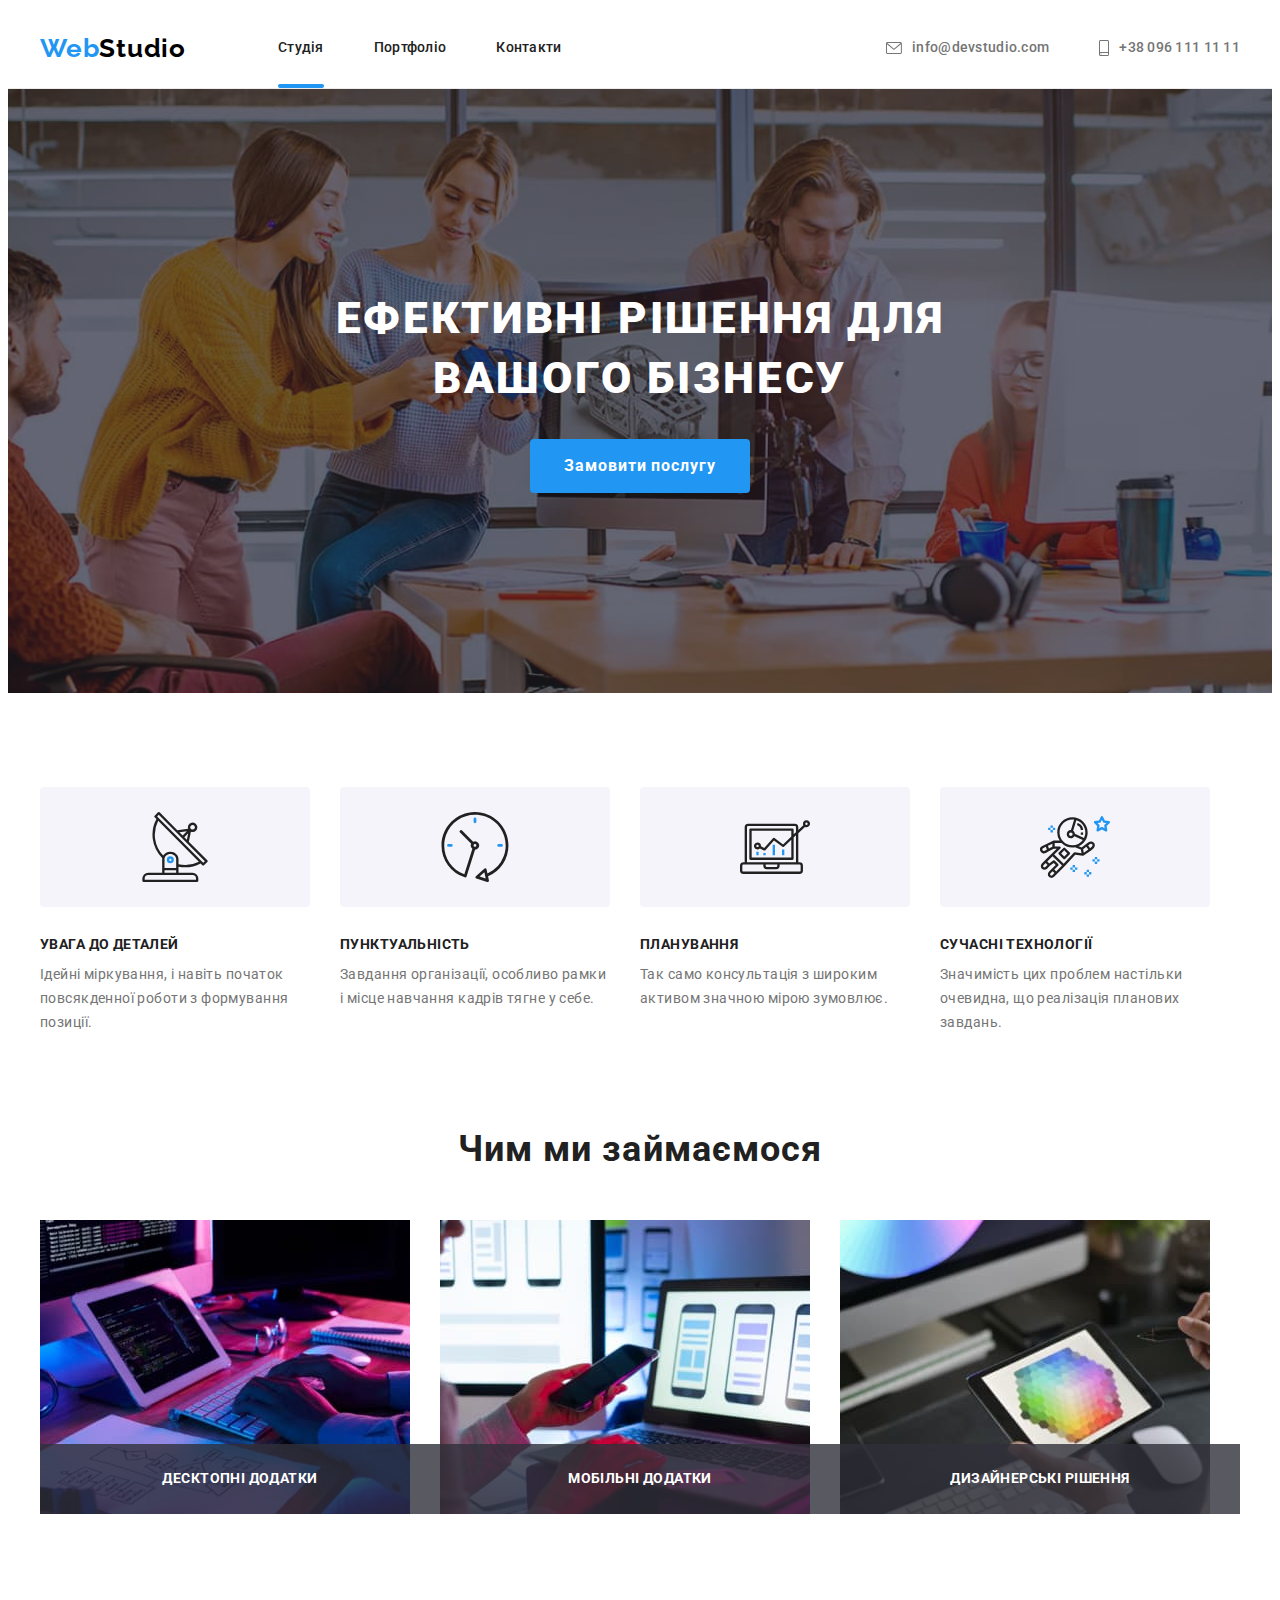
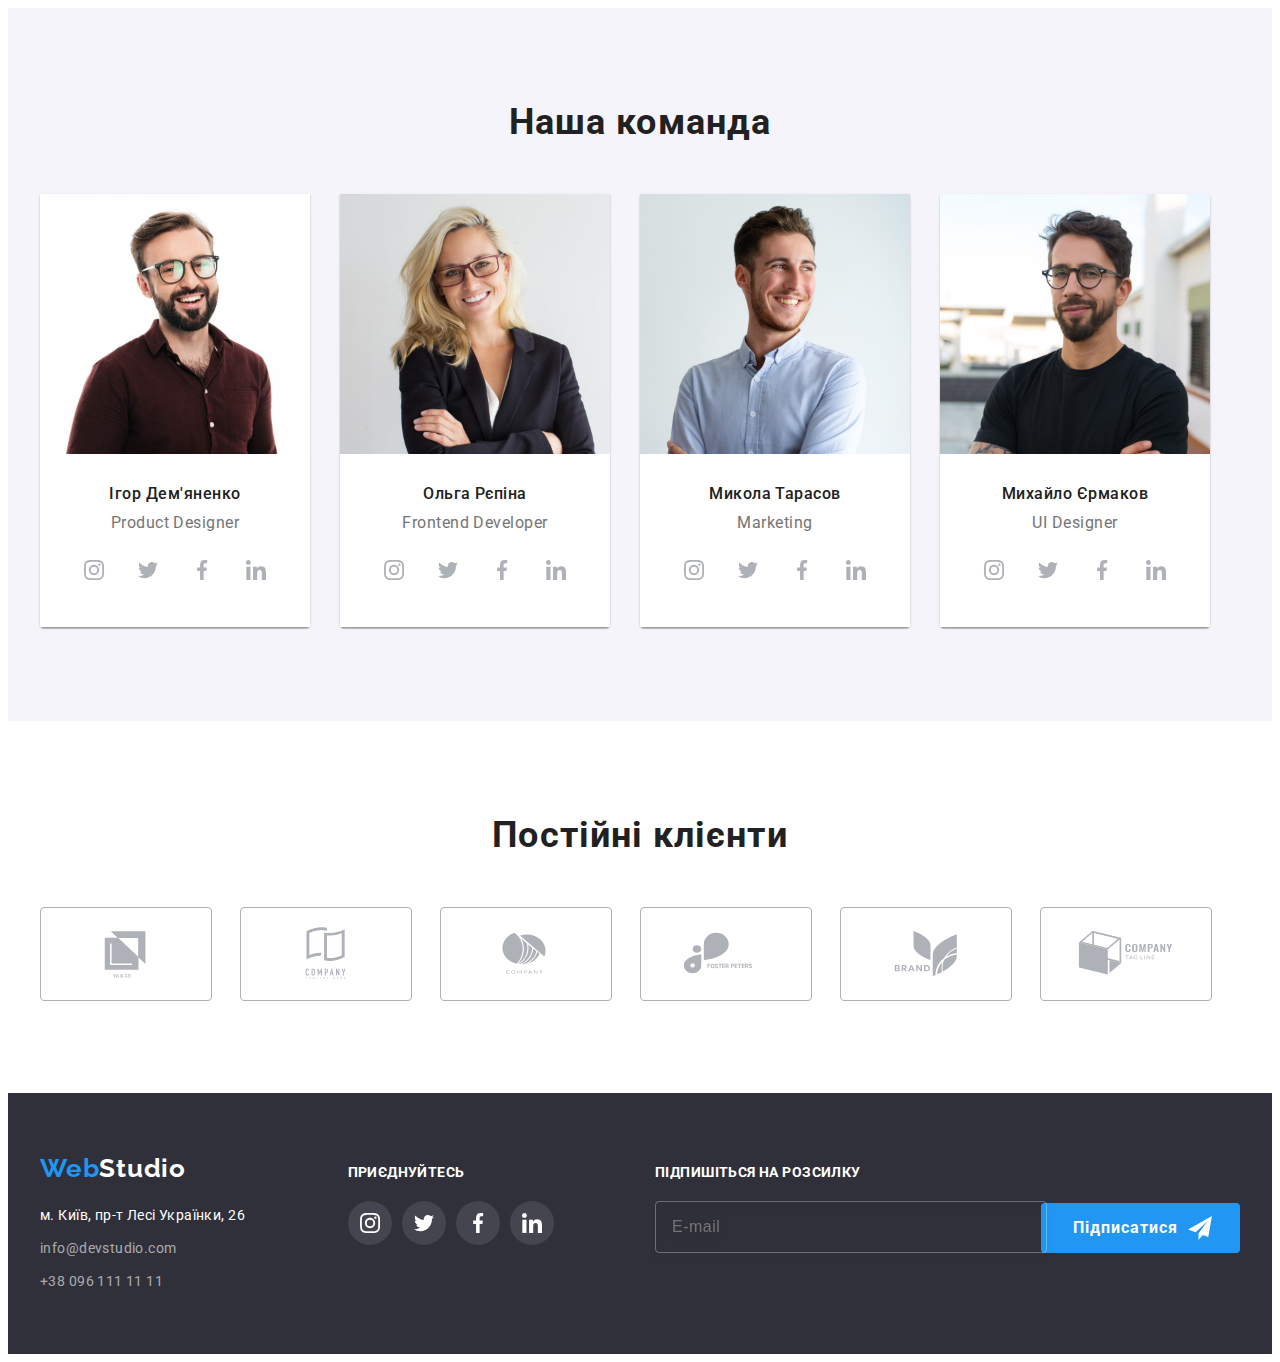
<file: index.html>
<!DOCTYPE html>
<html lang="uk">
  <head>
    <meta charset="UTF-8" />
    <meta http-equiv="X-UA-Compatible" content="IE=edge" />
    <meta name="viewport" content="width=device-width, initial-scale=1.0" />
    <title>Студія</title>
    <link rel="preconnect" href="https://fonts.googleapis.com" />
    <link rel="preconnect" href="https://fonts.gstatic.com" crossorigin />
    <link
      href="https://fonts.googleapis.com/css2?family=Raleway:wght@700&family=Roboto:wght@400;500;700;900&display=swap"
      rel="stylesheet"
    />
    <link
      rel="stylesheet"
      href="https://cdnjs.cloudflare.com/ajax/libs/modern-normalize/1.1.0/modern-normalize.min.css"
      integrity="sha512-wpPYUAdjBVSE4KJnH1VR1HeZfpl1ub8YT/NKx4PuQ5NmX2tKuGu6U/JRp5y+Y8XG2tV+wKQpNHVUX03MfMFn9Q=="
      crossorigin="anonymous"
      referrerpolicy="no-referrer"
    />
    <!-- <link rel="stylesheet" href="./css/styles.css" /> -->
    <link rel="stylesheet" href="./css/main.min.css" />
  </head>
  <body>
    <!-- HEADER -->
    <header class="page-header">
      <div class="container page-header__body">
        <a class="logo logo__top-element" href="./index.html" lang="en"
          >Web<span class="logo--dark">Studio</span></a
        >
        <nav>
          <ul class="site-nav list">
            <li>
              <a class="site-nav__link event-link current" href="./index.html"
                >Студія</a
              >
            </li>
            <li>
              <a class="site-nav__link event-link" href="./portfolio.html"
                >Портфоліо</a
              >
            </li>
            <li>
              <a class="site-nav__link event-link" href="#">Контакти</a>
            </li>
          </ul>
        </nav>
        <ul class="contacts list">
          <li>
            <a
              class="contacts__link event-link"
              href="mailto:info@devstudio.com"
              lang="en"
            >
              <svg class="contacts__icon" width="16px" height="12px">
                <use href="./images/icons.svg#icon-envelope"></use>
              </svg>
              info@devstudio.com</a
            >
          </li>
          <li>
            <a class="contacts__link event-link" href="tel:+380961111111">
              <svg class="contacts__icon" width="10px" height="16px">
                <use href="./images/icons.svg#icon-smartphone"></use>
              </svg>
              +38 096 111 11 11</a
            >
          </li>
        </ul>
      </div>
    </header>
    <!-- MAIN CONTENT -->
    <main>
      <section class="hero">
        <div class="container">
          <h1 class="hero__titel">Ефективні рішення для вашого бізнесу</h1>
          <button class="hero__btn button" type="button" data-modal-open>
            Замовити послугу
          </button>
        </div>
      </section>
      <section class="skills section">
        <div class="container">
          <h2 class="visually-hidden">Особливості</h2>
          <ul class="skills-list list">
            <li>
              <div class="icon-skill-comtent">
                <svg class="icon-skill" width="70px" height="70px">
                  <use href="./images/icons.svg#icon-antenna"></use>
                </svg>
              </div>
              <h3 class="skill-list-header">Увага до деталей</h3>
              <p class="skill-list-text">
                Ідейні міркування, і навіть початок повсякденної роботи з
                формування позиції.
              </p>
            </li>
            <li>
              <div class="icon-skill-comtent">
                <svg class="icon-skill" width="70px" height="70px">
                  <use href="./images/icons.svg#icon-clock"></use>
                </svg>
              </div>
              <h3 class="skill-list-header">Пунктуальність</h3>
              <p class="skill-list-text">
                Завдання організації, особливо рамки і місце навчання кадрів
                тягне у себе.
              </p>
            </li>
            <li>
              <div class="icon-skill-comtent">
                <svg class="icon-skill" width="70px" height="70px">
                  <use href="./images/icons.svg#icon-diagram"></use>
                </svg>
              </div>
              <h3 class="skill-list-header">Планування</h3>
              <p class="skill-list-text">
                Так само консультація з широким активом значною мірою зумовлює.
              </p>
            </li>
            <li>
              <div class="icon-skill-comtent">
                <svg class="icon-skill" width="70px" height="70px">
                  <use href="./images/icons.svg#icon-astronaut"></use>
                </svg>
              </div>
              <h3 class="skill-list-header">Сучасні технології</h3>
              <p class="skill-list-text">
                Значимість цих проблем настільки очевидна, що реалізація
                планових завдань.
              </p>
            </li>
          </ul>
        </div>
      </section>
      <section class="about section">
        <div class="container">
          <h2 class="about__header">Чим ми займаємося</h2>
          <ul class="about__list list">
            <li class="about__item">
              <img
                class="photo"
                src="./images/photobox-1.jpg"
                alt="Розробка"
                width="370"
                height="294"
              />
              <p class="about__lable">Десктопні додатки</p>
            </li>
            <li class="about__item">
              <img
                class="photo"
                src="./images/photobox-2.jpg"
                alt="Адаптація"
                width="370"
                height="294"
              />
              <p class="about__lable">Мобільні додатки</p>
            </li>
            <li class="about__item">
              <img
                class="photo"
                src="./images/photobox-3.jpg"
                alt="Дизайн"
                width="370"
                height="294"
              />
              <p class="about__lable">Дизайнерські рішення</p>
            </li>
          </ul>
        </div>
      </section>
      <section class="team section">
        <div class="container">
          <h2 class="team__header">Наша команда</h2>
          <ul class="team__list list">
            <li class="team__item">
              <img
                class="photo"
                src="./images/photo-command-1.jpg"
                lang="en"
                alt="Product Designer"
                width="270"
                height="260"
              />
              <div class="team__text">
                <h3 class="team__member">Ігор Дем'яненко</h3>
                <p class="team__info" lang="en">Product Designer</p>
                <ul class="social-nets list">
                  <li class="social-nets__item">
                    <a href="" class="social-nets__link">
                      <svg class="social-nets__icon" width="20px" height="20px">
                        <use href="./images/icons.svg#icon-instagram"></use>
                      </svg>
                    </a>
                  </li>
                  <li class="social-nets__item">
                    <a href="" class="social-nets__link">
                      <svg class="social-nets__icon" width="20px" height="20px">
                        <use href="./images/icons.svg#icon-twitter"></use>
                      </svg>
                    </a>
                  </li>
                  <li class="social-nets__item">
                    <a href="" class="social-nets__link">
                      <svg class="social-nets__icon" width="20px" height="20px">
                        <use href="./images/icons.svg#icon-facebook"></use>
                      </svg>
                    </a>
                  </li>
                  <li class="social-nets__item">
                    <a href="" class="social-nets__link">
                      <svg class="social-nets__icon" width="20px" height="20px">
                        <use href="./images/icons.svg#icon-linkedin"></use>
                      </svg>
                    </a>
                  </li>
                </ul>
              </div>
            </li>
            <li class="team__item">
              <img
                class="photo"
                src="./images/photo-command-2.jpg"
                lang="en"
                alt="Frontend Developer"
                width="270"
                height="260"
              />
              <div class="team__text">
                <h3 class="team__member">Ольга Рєпіна</h3>
                <p class="team__info" lang="en">Frontend Developer</p>
                <ul class="social-nets list">
                  <li class="social-nets__item">
                    <a href="" class="social-nets__link">
                      <svg class="social-nets__icon" width="20px" height="20px">
                        <use href="./images/icons.svg#icon-instagram"></use>
                      </svg>
                    </a>
                  </li>
                  <li class="social-nets__item">
                    <a href="" class="social-nets__link">
                      <svg class="social-nets__icon" width="20px" height="20px">
                        <use href="./images/icons.svg#icon-twitter"></use>
                      </svg>
                    </a>
                  </li>
                  <li class="social-nets__item">
                    <a href="" class="social-nets__link">
                      <svg class="social-nets__icon" width="20px" height="20px">
                        <use href="./images/icons.svg#icon-facebook"></use>
                      </svg>
                    </a>
                  </li>
                  <li class="social-nets__item">
                    <a href="" class="social-nets__link">
                      <svg class="social-nets__icon" width="20px" height="20px">
                        <use href="./images/icons.svg#icon-linkedin"></use>
                      </svg>
                    </a>
                  </li>
                </ul>
              </div>
            </li>
            <li class="team__item">
              <img
                class="photo"
                src="./images/photo-command-3.jpg"
                lang="en"
                alt="Marketing"
                width="270"
                height="260"
              />
              <div class="team__text">
                <h3 class="team__member">Микола Тарасов</h3>
                <p class="team__info" lang="en">Marketing</p>
                <ul class="social-nets list">
                  <li class="social-nets__item">
                    <a href="" class="social-nets__link">
                      <svg class="social-nets__icon" width="20px" height="20px">
                        <use href="./images/icons.svg#icon-instagram"></use>
                      </svg>
                    </a>
                  </li>
                  <li class="social-nets__item">
                    <a href="" class="social-nets__link">
                      <svg class="social-nets__icon" width="20px" height="20px">
                        <use href="./images/icons.svg#icon-twitter"></use>
                      </svg>
                    </a>
                  </li>
                  <li class="social-nets__item">
                    <a href="" class="social-nets__link">
                      <svg class="social-nets__icon" width="20px" height="20px">
                        <use href="./images/icons.svg#icon-facebook"></use>
                      </svg>
                    </a>
                  </li>
                  <li class="social-nets__item">
                    <a href="" class="social-nets__link">
                      <svg class="social-nets__icon" width="20px" height="20px">
                        <use href="./images/icons.svg#icon-linkedin"></use>
                      </svg>
                    </a>
                  </li>
                </ul>
              </div>
            </li>
            <li class="team__item">
              <img
                class="photo"
                src="./images/photo-command-4.jpg"
                lang="en"
                alt="UI Designer"
                width="270"
                height="260"
              />
              <div class="team__text">
                <h3 class="team__member">Михайло Єрмаков</h3>
                <p class="team__info" lang="en">UI Designer</p>
                <ul class="social-nets list">
                  <li class="social-nets__item">
                    <a href="" class="social-nets__link">
                      <svg class="social-nets__icon" width="20px" height="20px">
                        <use href="./images/icons.svg#icon-instagram"></use>
                      </svg>
                    </a>
                  </li>
                  <li class="social-nets__item">
                    <a href="" class="social-nets__link">
                      <svg class="social-nets__icon" width="20px" height="20px">
                        <use href="./images/icons.svg#icon-twitter"></use>
                      </svg>
                    </a>
                  </li>
                  <li class="social-nets__item">
                    <a href="" class="social-nets__link">
                      <svg class="social-nets__icon" width="20px" height="20px">
                        <use href="./images/icons.svg#icon-facebook"></use>
                      </svg>
                    </a>
                  </li>
                  <li class="social-nets__item">
                    <a href="" class="social-nets__link">
                      <svg class="social-nets__icon" width="20px" height="20px">
                        <use href="./images/icons.svg#icon-linkedin"></use>
                      </svg>
                    </a>
                  </li>
                </ul>
              </div>
            </li>
          </ul>
        </div>
      </section>
      <section class="clients section">
        <div class="container">
          <h2 class="clients__titel">Постійні клієнти</h2>
          <ul class="clients__list list">
            <li class="clients__item">
              <a href="" class="clients__link link">
                <svg class="clients__icon" width="106px" height="60px">
                  <use href="./images/icons.svg#icon-yaco"></use>
                </svg>
              </a>
            </li>
            <li class="clients__item">
              <a href="" class="clients__link link">
                <svg class="clients__icon" width="106px" height="60px">
                  <use href="./images/icons.svg#icon-taglinehere"></use>
                </svg>
              </a>
            </li>
            <li class="clients__item">
              <a href="" class="clients__link link">
                <svg class="clients__icon" width="106px" height="60px">
                  <use href="./images/icons.svg#icon-company"></use>
                </svg>
              </a>
            </li>
            <li class="clients__item">
              <a href="" class="clients__link link">
                <svg class="clients__icon" width="106px" height="60px">
                  <use href="./images/icons.svg#icon-fosterpeters"></use>
                </svg>
              </a>
            </li>
            <li class="clients__item">
              <a href="" class="clients__link link">
                <svg class="clients__icon" width="106px" height="60px">
                  <use href="./images/icons.svg#icon-brand"></use>
                </svg>
              </a>
            </li>
            <li class="clients__item">
              <a href="" class="clients__link link">
                <svg class="clients__icon" width="106px" height="60px">
                  <use href="./images/icons.svg#icon-tagline"></use>
                </svg>
              </a>
            </li>
          </ul>
        </div>
      </section>
    </main>
    <!-- FOOTER -->
    <footer class="footer-pege">
      <div class="container footer-pege__element">
        <div class="footer-address-wrap">
          <a class="logo logo__bottom-element" href="./index.html" lang="en"
            >Web<span class="logo--light">Studio</span></a
          >
          <address class="site-contacts">
            <ul class="contacts-list list">
              <li class="contacts-list__item">
                <a
                  class="contacts-list__link event-link"
                  href="https://goo.gl/maps/Xhs2us7tgZxQZSPz9"
                  target="_blank"
                  rel="noopener noreferrer nofollow"
                >
                  м. Київ, пр-т Лесі Українки, 26
                </a>
              </li>
              <li class="contacts-list__item">
                <a
                  class="contacts-list__link color--grey event-link"
                  href="mailto:info@devstudio.com"
                  lang="en"
                  >info@devstudio.com</a
                >
              </li>
              <li class="contacts-list__item">
                <a
                  class="contacts-list__link color--grey event-link"
                  href="tel:+380961111111"
                  >+38 096 111 11 11</a
                >
              </li>
            </ul>
          </address>
        </div>
        <div class="footer-soc-wrap">
          <p class="footer-soc-wrap__titel">Приєднуйтесь</p>
          <ul class="social-nets footer-social-nets list">
            <li class="social-nets__item">
              <a href="" class="social-nets__link footer-social-nets__link">
                <svg class="social-nets__icon" width="20px" height="20px">
                  <use href="./images/icons.svg#icon-instagram"></use>
                </svg>
              </a>
            </li>
            <li class="social-nets__item">
              <a href="" class="social-nets__link footer-social-nets__link">
                <svg class="social-nets__icon" width="20px" height="20px">
                  <use href="./images/icons.svg#icon-twitter"></use>
                </svg>
              </a>
            </li>
            <li class="social-nets__item">
              <a href="" class="social-nets__link footer-social-nets__link">
                <svg class="social-nets__icon" width="20px" height="20px">
                  <use href="./images/icons.svg#icon-facebook"></use>
                </svg>
              </a>
            </li>
            <li class="social-nets__item">
              <a href="" class="social-nets__link footer-social-nets__link">
                <svg class="social-nets__icon" width="20px" height="20px">
                  <use href="./images/icons.svg#icon-linkedin"></use>
                </svg>
              </a>
            </li>
          </ul>
        </div>
        <form class="form-subscribe">
          <div class="subscribe">
            <label for="email">
              <span class="subscribe__lable"
                >Підпишіться на розсилку</span
              ></label
            >
            <input
              type="email"
              name="user-email"
              id="email"
              class="subscribe__input"
              placeholder="E-mail"
            />
          </div>
          <div>
            <button type="submit" class="subscribe__button button">
              <span class="button__text">Підписатися</span>
              <svg class="button__icon" width="24px" height="24px">
                <use href="./images/icons.svg#icon-send"></use>
              </svg>
            </button>
          </div>
        </form>
      </div>
    </footer>
    <!-- MODAL -->
    <div class="modal-backdrop is-hidden" data-modal>
      <div class="modal">
        <button class="modal-close" type="button" data-modal-close>
          <svg class="icon-close" width="18px" height="18px">
            <use href="./images/icons.svg#icon-close"></use>
          </svg>
        </button>
        <p class="modal-titel">Залиште свої дані, ми вам передзвонимо</p>
        <form action="" class="modal-form">
          <label for="user-name" class="modal-input-lable">Ім'я</label>
          <div class="modal-input-wrap">
            <input
              type="text"
              name="name"
              id="user-name"
              class="modal-form-input"
              placeholder=" "
              required
            />
            <svg class="icon-form" width="18px" height="18px">
              <use href="./images/icons.svg#icon-person"></use>
            </svg>
          </div>
          <label for="user-tel" class="modal-input-lable">Телефон</label>
          <div class="modal-input-wrap">
            <input
              type="tel"
              name="tel"
              id="user-tel"
              class="modal-form-input"
              placeholder=" "
              required
            />
            <svg class="icon-form" width="18px" height="18px">
              <use href="./images/icons.svg#icon-phone"></use>
            </svg>
          </div>
          <label for="user-mail" class="modal-input-lable">Пошта</label>
          <div class="modal-input-wrap">
            <input
              type="email"
              name="mail"
              id="user-mail"
              class="modal-form-input"
              placeholder=" "
              required
            />
            <svg class="icon-form" width="18px" height="18px">
              <use href="./images/icons.svg#icon-email"></use>
            </svg>
          </div>
          <label for="user-message" class="modal-input-lable">Коментар</label>
          <textarea
            name="msg"
            id="user-message"
            class="modal-form-area"
            placeholder="Введіть текст"
          ></textarea>
          <div class="check-wrap">
            <input
              type="checkbox"
              name="policy"
              id="user-policy"
              value="true"
              class="modal-form-check visually-hidden"
            />
            <label for="user-policy" class="modal-check-lable"
              ><span class="user-checking">
                <!-- <svg class="icon-check-false" width="16px" height="15px">
                  <use href="./images/icons.svg#icon-check-false"></use>
                </svg> -->
                <svg class="icon-check-true" width="11px" height="8px">
                  <use href="./images/icons.svg#icon-check"></use>
                </svg> </span
              ><span>
                Погоджуюся з розсилкою та приймаю
                <a href="#" class="policy-contract"> Умови договору</a></span
              >
            </label>
          </div>

          <button type="submit" class="btn-modal">Відправити</button>
        </form>
      </div>
    </div>
    <script src="./js/modal.js"></script>
  </body>
</html>
</file>
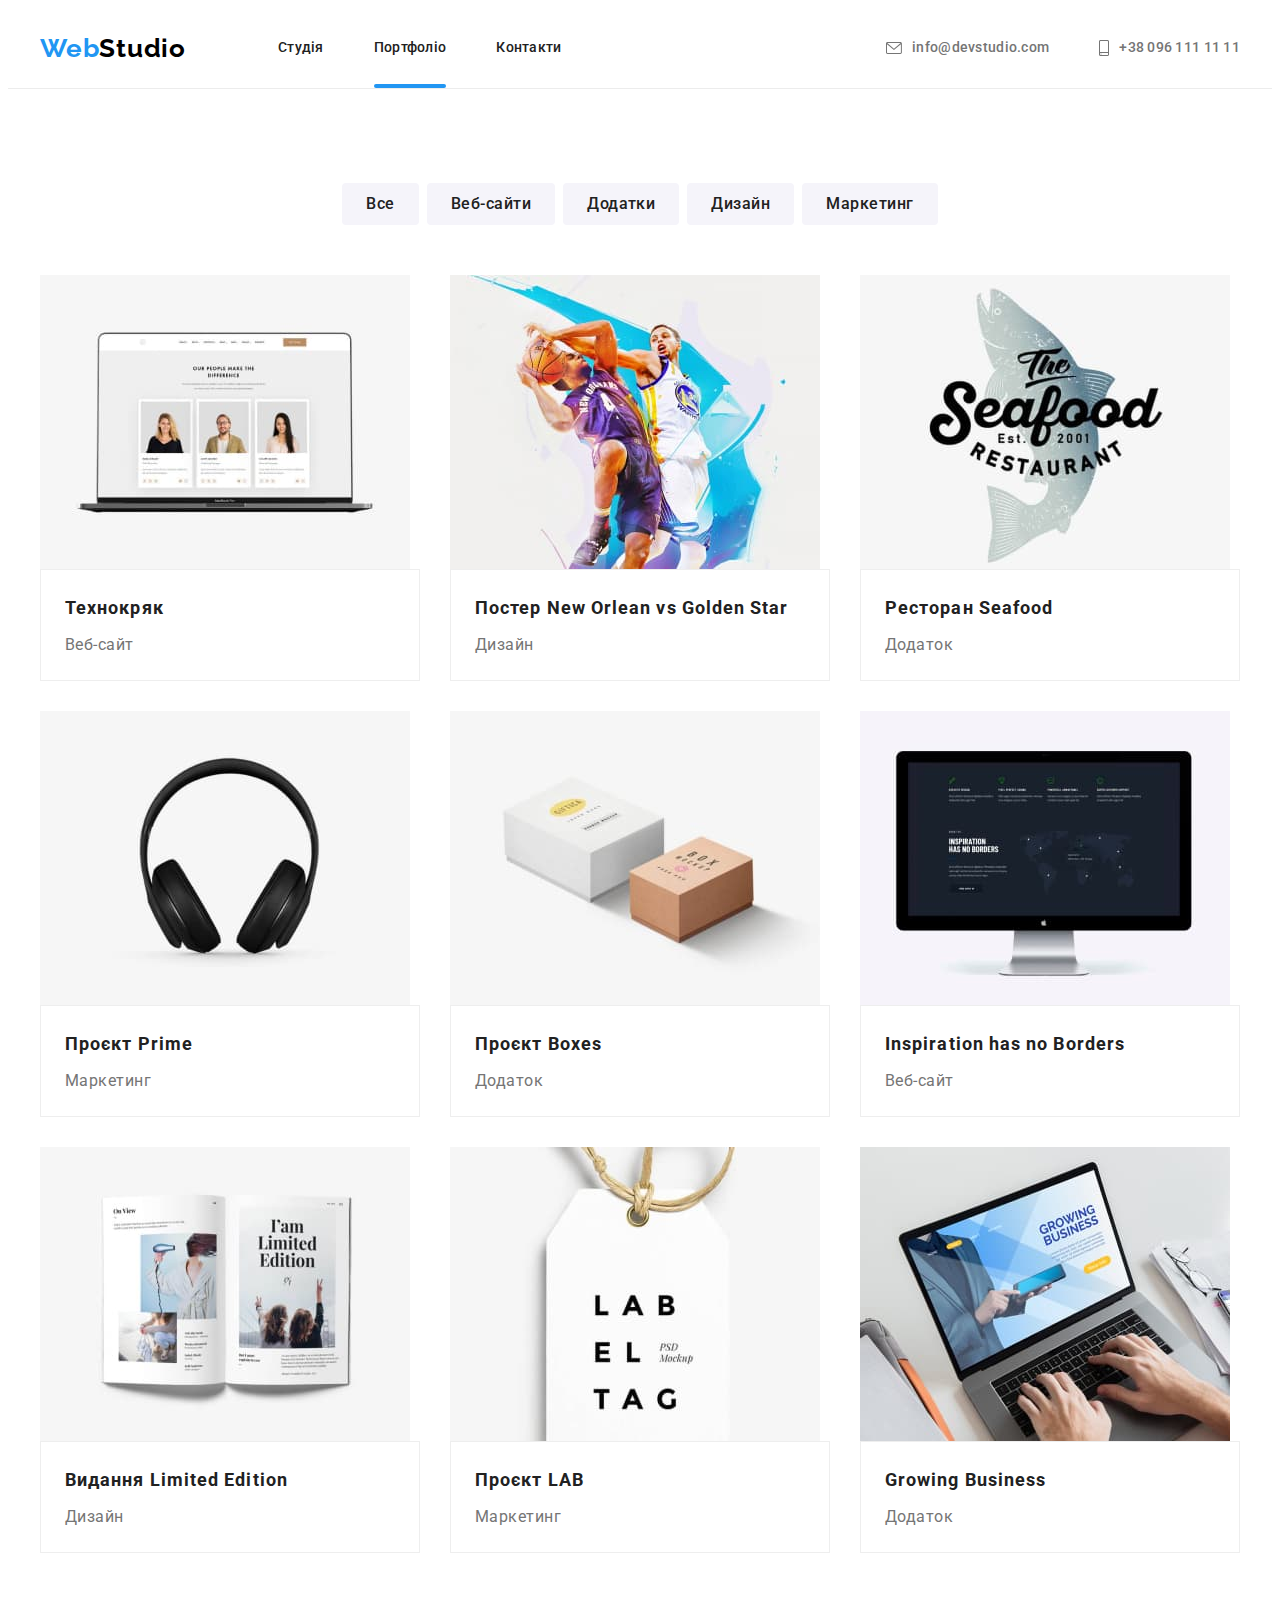
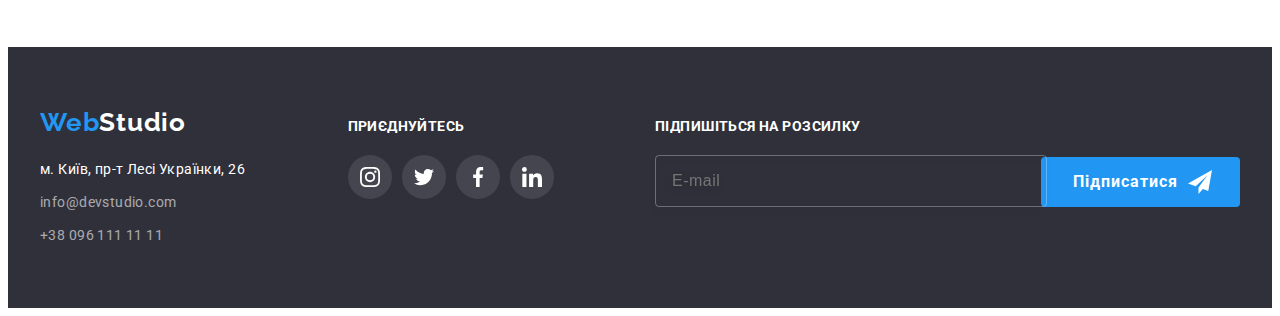
<file: portfolio.html>
<!DOCTYPE html>
<html lang="uk">
  <head>
    <meta charset="UTF-8" />
    <meta http-equiv="X-UA-Compatible" content="IE=edge" />
    <meta name="viewport" content="width=device-width, initial-scale=1.0" />
    <title>Студія</title>
    <link rel="preconnect" href="https://fonts.googleapis.com" />
    <link rel="preconnect" href="https://fonts.gstatic.com" crossorigin />
    <link
      href="https://fonts.googleapis.com/css2?family=Raleway:wght@700&family=Roboto:wght@400;500;700;900&display=swap"
      rel="stylesheet"
    />
    <link
      rel="stylesheet"
      href="https://cdnjs.cloudflare.com/ajax/libs/modern-normalize/1.1.0/modern-normalize.min.css"
      integrity="sha512-wpPYUAdjBVSE4KJnH1VR1HeZfpl1ub8YT/NKx4PuQ5NmX2tKuGu6U/JRp5y+Y8XG2tV+wKQpNHVUX03MfMFn9Q=="
      crossorigin="anonymous"
      referrerpolicy="no-referrer"
    />
    <!-- <link rel="stylesheet" href="./css/styles.css" /> -->
    <link rel="stylesheet" href="./css/main.min.css" />
  </head>
  <body>
    <!-- HEADER -->
    <header class="page-header">
      <div class="container page-header__body">
        <a class="logo logo__top-element" href="./index.html" lang="en"
          >Web<span class="logo--dark">Studio</span></a
        >
        <nav>
          <ul class="site-nav list">
            <li>
              <a class="site-nav__link event-link" href="./index.html"
                >Студія</a
              >
            </li>
            <li>
              <a
                class="site-nav__link event-link current"
                href="./portfolio.html"
                >Портфоліо</a
              >
            </li>
            <li>
              <a class="site-nav__link event-link" href="#">Контакти</a>
            </li>
          </ul>
        </nav>
        <ul class="contacts list">
          <li>
            <a
              class="contacts__link event-link"
              href="mailto:info@devstudio.com"
              lang="en"
            >
              <svg class="contacts__icon" width="16px" height="12px">
                <use href="./images/icons.svg#icon-envelope"></use>
              </svg>
              info@devstudio.com</a
            >
          </li>
          <li>
            <a class="contacts__link event-link" href="tel:+380961111111">
              <svg class="contacts__icon" width="10px" height="16px">
                <use href="./images/icons.svg#icon-smartphone"></use>
              </svg>
              +38 096 111 11 11</a
            >
          </li>
        </ul>
      </div>
    </header>
    <!-- MAIN CONTENT -->
    <main>
      <section class="portfolio section">
        <div class="container">
          <h1 class="visually-hidden">Каталог работ</h1>
          <ul class="filter list">
            <li class="filter__item">
              <button class="filter__btn" type="button">Все</button>
            </li>
            <li class="filter__item">
              <button class="filter__btn" type="button">Веб-сайти</button>
            </li>
            <li class="filter__item">
              <button class="filter__btn" type="button">Додатки</button>
            </li>
            <li class="filter__item">
              <button class="filter__btn" type="button">Дизайн</button>
            </li>
            <li class="filter__item">
              <button class="filter__btn" type="button">Маркетинг</button>
            </li>
          </ul>
          <ul class="card list">
            <li class="card__item">
              <div class="hint">
                <img
                  class="photo"
                  src="./images/img-portfolio-1.jpg"
                  alt="Робота категорії веб-сайт"
                  width="370"
                  height="294"
                />
                <p class="hint__text">
                  Ресурс пропонує комплексні пропозиції з різним рівнем
                  функціоналу та сервісів. Все це дозволить відвідувачу отримати
                  вичерпні відомості про компанію чи приватну особу.
                </p>
              </div>
              <div class="card__text">
                <h2 class="card__pos-titel">Технокряк</h2>
                <p class="card__group-titel">Веб-сайт</p>
              </div>
            </li>
            <li class="card__item">
              <div class="hint">
                <img
                  class="photo"
                  src="./images/img-portfolio-2.jpg"
                  alt="Робота категорії дизайн"
                  width="370"
                  height="294"
                />
                <p class="hint__text">
                  Ресурс пропонує комплексні пропозиції з різним рівнем
                  функціоналу та сервісів. Все це дозволить відвідувачу отримати
                  вичерпні відомості про компанію чи приватну особу.
                </p>
              </div>
              <div class="card__text">
                <h2 class="card__pos-titel">
                  Постер New Orlean vs Golden Star
                </h2>
                <p class="card__group-titel">Дизайн</p>
              </div>
            </li>
            <li class="card__item">
              <div class="hint">
                <img
                  class="photo"
                  src="./images/img-portfolio-3.jpg"
                  alt="Робота категорії приложение"
                  width="370"
                  height="294"
                />
                <p class="hint__text">
                  Ресурс пропонує комплексні пропозиції з різним рівнем
                  функціоналу та сервісів. Все це дозволить відвідувачу отримати
                  вичерпні відомості про компанію чи приватну особу.
                </p>
              </div>
              <div class="card__text">
                <h2 class="card__pos-titel">Ресторан Seafood</h2>
                <p class="card__group-titel">Додаток</p>
              </div>
            </li>
            <li class="card__item">
              <div class="hint">
                <img
                  class="photo"
                  src="./images/img-portfolio-4.jpg"
                  alt="Робота категорії маркетинг"
                  width="370"
                  height="294"
                />
                <p class="hint__text">
                  Ресурс пропонує комплексні пропозиції з різним рівнем
                  функціоналу та сервісів. Все це дозволить відвідувачу отримати
                  вичерпні відомості про компанію чи приватну особу.
                </p>
              </div>
              <div class="card__text">
                <h2 class="card__pos-titel">Проєкт Prime</h2>
                <p class="card__group-titel">Маркетинг</p>
              </div>
            </li>
            <li class="card__item">
              <div class="hint">
                <img
                  class="photo"
                  src="./images/img-portfolio-5.jpg"
                  alt="Робота категорії приложение"
                  width="370"
                  height="294"
                />
                <p class="hint__text">
                  Ресурс пропонує комплексні пропозиції з різним рівнем
                  функціоналу та сервісів. Все це дозволить відвідувачу отримати
                  вичерпні відомості про компанію чи приватну особу.
                </p>
              </div>
              <div class="card__text">
                <h2 class="card__pos-titel">Проєкт Boxes</h2>
                <p class="card__group-titel">Додаток</p>
              </div>
            </li>
            <li class="card__item">
              <div class="hint">
                <img
                  class="photo"
                  src="./images/img-portfolio-6.jpg"
                  alt="Робота категорії веб-сайт"
                  width="370"
                  height="294"
                />
                <p class="hint__text">
                  Ресурс пропонує комплексні пропозиції з різним рівнем
                  функціоналу та сервісів. Все це дозволить відвідувачу отримати
                  вичерпні відомості про компанію чи приватну особу.
                </p>
              </div>
              <div class="card__text">
                <h2 class="card__pos-titel">Inspiration has no Borders</h2>
                <p class="card__group-titel">Веб-сайт</p>
              </div>
            </li>
            <li class="card__item">
              <div class="hint">
                <img
                  class="photo"
                  src="./images/img-portfolio-7.jpg"
                  alt="Робота категорії дизайн"
                  width="370"
                  height="294"
                />
                <p class="hint__text">
                  Ресурс пропонує комплексні пропозиції з різним рівнем
                  функціоналу та сервісів. Все це дозволить відвідувачу отримати
                  вичерпні відомості про компанію чи приватну особу.
                </p>
              </div>
              <div class="card__text">
                <h2 class="card__pos-titel">Видання Limited Edition</h2>
                <p class="card__group-titel">Дизайн</p>
              </div>
            </li>
            <li class="card__item">
              <div class="hint">
                <img
                  class="photo"
                  src="./images/img-portfolio-8.jpg"
                  alt="Робота категорії маркетинг"
                  width="370"
                  height="294"
                />
                <p class="hint__text">
                  Ресурс пропонує комплексні пропозиції з різним рівнем
                  функціоналу та сервісів. Все це дозволить відвідувачу отримати
                  вичерпні відомості про компанію чи приватну особу.
                </p>
              </div>
              <div class="card__text">
                <h2 class="card__pos-titel">Проєкт LAB</h2>
                <p class="card__group-titel">Маркетинг</p>
              </div>
            </li>
            <li class="card__item">
              <div class="hint">
                <img
                  class="photo"
                  src="./images/img-portfolio-9.jpg"
                  alt="Робота категорії додаток"
                  width="370"
                  height="294"
                />
                <p class="hint__text">
                  Ресурс пропонує комплексні пропозиції з різним рівнем
                  функціоналу та сервісів. Все це дозволить відвідувачу отримати
                  вичерпні відомості про компанію чи приватну особу.
                </p>
              </div>
              <div class="card__text">
                <h2 class="card__pos-titel">Growing Business</h2>
                <p class="card__group-titel">Додаток</p>
              </div>
            </li>
          </ul>
        </div>
      </section>
    </main>
    <!-- FOOTER -->
    <footer class="footer-pege">
      <div class="container footer-pege__element">
        <div class="footer-address-wrap">
          <a class="logo logo__bottom-element" href="./index.html" lang="en"
            >Web<span class="logo--light">Studio</span></a
          >
          <address class="site-contacts">
            <ul class="contacts-list list">
              <li class="contacts-list__item">
                <a
                  class="contacts-list__link event-link"
                  href="https://goo.gl/maps/Xhs2us7tgZxQZSPz9"
                  target="_blank"
                  rel="noopener noreferrer nofollow"
                >
                  м. Київ, пр-т Лесі Українки, 26
                </a>
              </li>
              <li class="contacts-list__item">
                <a
                  class="contacts-list__link color--grey event-link"
                  href="mailto:info@devstudio.com"
                  lang="en"
                  >info@devstudio.com</a
                >
              </li>
              <li class="contacts-list__item">
                <a
                  class="contacts-list__link color--grey event-link"
                  href="tel:+380961111111"
                  >+38 096 111 11 11</a
                >
              </li>
            </ul>
          </address>
        </div>
        <div class="footer-soc-wrap">
          <p class="footer-soc-wrap__titel">Приєднуйтесь</p>
          <ul class="social-nets footer-social-nets list">
            <li class="social-nets__item">
              <a href="" class="social-nets__link footer-social-nets__link">
                <svg class="social-nets__icon" width="20px" height="20px">
                  <use href="./images/icons.svg#icon-instagram"></use>
                </svg>
              </a>
            </li>
            <li class="social-nets__item">
              <a href="" class="social-nets__link footer-social-nets__link">
                <svg class="social-nets__icon" width="20px" height="20px">
                  <use href="./images/icons.svg#icon-twitter"></use>
                </svg>
              </a>
            </li>
            <li class="social-nets__item">
              <a href="" class="social-nets__link footer-social-nets__link">
                <svg class="social-nets__icon" width="20px" height="20px">
                  <use href="./images/icons.svg#icon-facebook"></use>
                </svg>
              </a>
            </li>
            <li class="social-nets__item">
              <a href="" class="social-nets__link footer-social-nets__link">
                <svg class="social-nets__icon" width="20px" height="20px">
                  <use href="./images/icons.svg#icon-linkedin"></use>
                </svg>
              </a>
            </li>
          </ul>
        </div>
        <form class="form-subscribe">
          <div class="subscribe">
            <label for="email">
              <span class="subscribe__lable"
                >Підпишіться на розсилку</span
              ></label
            >
            <input
              type="email"
              name="user-email"
              id="email"
              class="subscribe__input"
              placeholder="E-mail"
            />
          </div>
          <div>
            <button type="submit" class="subscribe__button button">
              <span class="button__text">Підписатися</span>
              <svg class="button__icon" width="24px" height="24px">
                <use href="./images/icons.svg#icon-send"></use>
              </svg>
            </button>
          </div>
        </form>
      </div>
    </footer>
  </body>
</html>
</file>
<file: css/styles.css>
/* ----------------- GLOBAL ----------------- */

/* ----------------- HEADER ----------------- */

/* ----------------- MAIN ----------------- */
/* HERO SECTION */

/* SKILLS SECTION */

/* ABOUT SECTION */

/* TEAM SECTION */

/* CLIENTS SECTION */

/* ----------------- PORTFOLIO ----------------- */

/* ----------------- FOOTER ----------------- */

/* ----------------- MODAL ----------------- */
</file>
<file: css/main.min.css>
:root{--primary-text-color: #757575;--title-text-color: #212121;--accent-color: #2196f3;--header-logo-color: #000000;--top-line-color: #ececec;--primary-backgraund: #ffffff;--tean-section-background: #f5f4fa;--secondary-background: #2f303a;--white-text-color: #ffffff;--background-filter-btn: #f5f4fa}body{font-family:"Roboto",sans-serif;background:var(--primary-backgraund)}p,h1,h2,h3,h4,h5,h6{margin:0}ul{margin:0;padding-left:0}input{padding-right:0}a{text-decoration:none}.list{list-style:none}.visually-hidden{position:absolute;white-space:nowrap;width:1px;height:1px;overflow:hidden;border:0;padding:0;clip:rect(0 0 0 0);-webkit-clip-path:inset(50%);clip-path:inset(50%);margin:-1px}.container{width:1200px;padding-left:15px;padding-right:15px;margin:0 auto}.section{padding-top:94px;padding-bottom:94px}.photo{display:block}.event-link{-webkit-transition-property:color;transition-property:color;-webkit-transition-duration:250ms;transition-duration:250ms;-webkit-transition-timing-function:cubic-bezier(0.4, 0, 0.2, 1);transition-timing-function:cubic-bezier(0.4, 0, 0.2, 1)}.event-link:hover,.event-link:focus{color:var(--accent-color)}.button{font-family:inherit;font-weight:700;font-size:16px;line-height:1.88;letter-spacing:.06em;color:var(--white-text-color);background-color:var(--accent-color);border-radius:4px;-webkit-transition:-webkit-box-shadow 250ms cubic-bezier(0.4, 0, 0.2, 1);transition:-webkit-box-shadow 250ms cubic-bezier(0.4, 0, 0.2, 1);transition:box-shadow 250ms cubic-bezier(0.4, 0, 0.2, 1);transition:box-shadow 250ms cubic-bezier(0.4, 0, 0.2, 1), -webkit-box-shadow 250ms cubic-bezier(0.4, 0, 0.2, 1);cursor:pointer}.button:hover,.button:focus{-webkit-box-shadow:0px 4px 4px rgba(0,0,0,.15);box-shadow:0px 4px 4px rgba(0,0,0,.15)}.social-nets{display:-webkit-box;display:-ms-flexbox;display:flex;-webkit-box-pack:center;-ms-flex-pack:center;justify-content:center;gap:10px}.social-nets__item{width:44px;height:44px}.social-nets__link{display:-webkit-box;display:-ms-flexbox;display:flex;-webkit-box-align:center;-ms-flex-align:center;align-items:center;-webkit-box-pack:center;-ms-flex-pack:center;justify-content:center;width:100%;height:100%;border-radius:50%;color:#afb1b8;-webkit-transition:background-color 250ms cubic-bezier(0.4, 0, 0.2, 1),color 250ms cubic-bezier(0.4, 0, 0.2, 1);transition:background-color 250ms cubic-bezier(0.4, 0, 0.2, 1),color 250ms cubic-bezier(0.4, 0, 0.2, 1)}.social-nets__link:hover,.social-nets__link:focus{background-color:var(--accent-color);color:var(--white-text-color)}.social-nets__icon{fill:currentColor}.page-header{border-bottom:1px solid #ececec}.page-header__body{display:-webkit-box;display:-ms-flexbox;display:flex;-webkit-box-align:center;-ms-flex-align:center;align-items:center}.logo{display:block;font-family:"Raleway",sans-serif;font-style:normal;font-weight:700;font-size:26px;line-height:1.19;letter-spacing:.03em;color:var(--accent-color)}.logo__top-element{margin-right:92px;padding-top:24px;padding-bottom:24px}.logo--dark{color:var(--header-logo-color)}.site-nav{display:-webkit-box;display:-ms-flexbox;display:flex;-webkit-column-gap:50px;-moz-column-gap:50px;column-gap:50px}.site-nav__link{position:relative;display:block;padding-top:32px;padding-bottom:32px;font-weight:500;font-size:14px;line-height:1.14;letter-spacing:.02em;color:var(--title-text-color)}.site-nav__link::after{content:"";position:absolute;left:0;bottom:0;display:block;width:100%;height:4px;border-radius:2px;background-color:var(--accent-color);opacity:0}.current::after{opacity:1}.contacts{display:-webkit-box;display:-ms-flexbox;display:flex;-webkit-column-gap:50px;-moz-column-gap:50px;column-gap:50px;margin-left:auto}.contacts__link{display:-webkit-box;display:-ms-flexbox;display:flex;-webkit-box-align:center;-ms-flex-align:center;align-items:center;gap:10px;padding-top:32px;padding-bottom:32px;font-weight:500;font-size:14px;line-height:1.14;letter-spacing:.02em;color:var(--primary-text-color)}.contacts__icon{fill:currentColor}.hero{padding-top:200px;padding-bottom:200px;text-align:center;background-color:var(--secondary-background);background-image:-webkit-gradient(linear, left top, left bottom, from(rgba(47, 48, 58, 0.4)), to(rgba(47, 48, 58, 0.4))),url(../images/hero-bg.jpg);background-image:linear-gradient(rgba(47, 48, 58, 0.4), rgba(47, 48, 58, 0.4)),url(../images/hero-bg.jpg);background-repeat:no-repeat;background-position:center;background-size:cover;max-width:1600px;margin:0 auto}.hero__titel{max-width:696px;margin-left:auto;margin-right:auto;margin-bottom:30px;font-weight:900;font-size:44px;line-height:1.36;letter-spacing:.06em;text-transform:uppercase;color:var(--white-text-color)}.hero__btn{padding:10px 32px;border-color:rgba(0,0,0,0)}.skills-list{display:-webkit-box;display:-ms-flexbox;display:flex;-webkit-column-gap:30px;-moz-column-gap:30px;column-gap:30px}.icon-skill-comtent{display:-webkit-box;display:-ms-flexbox;display:flex;-webkit-box-pack:center;-ms-flex-pack:center;justify-content:center;-webkit-box-align:center;-ms-flex-align:center;align-items:center;width:270px;height:120px;background-color:var(--tean-section-background);border-radius:4px;margin-bottom:30px}.skill-list-header{margin-bottom:10px;font-weight:700;font-size:14px;line-height:1.14;letter-spacing:.03em;text-transform:uppercase;color:var(--title-text-color)}.skill-list-text{max-width:270px;font-size:14px;line-height:1.71;letter-spacing:.03em;color:var(--primary-text-color)}.about{padding-top:0}.about__header{margin-bottom:50px;font-weight:700;font-size:36px;line-height:1.16;text-align:center;letter-spacing:.03em;color:var(--title-text-color)}.about__list{display:-webkit-box;display:-ms-flexbox;display:flex;-webkit-column-gap:30px;-moz-column-gap:30px;column-gap:30px}.about__item{position:relative}.about__lable{position:absolute;bottom:0;left:0;width:100%;font-weight:700;font-size:14px;line-height:1.14;text-align:center;letter-spacing:.03em;text-transform:uppercase;padding:27px 15px;color:var(--white-text-color);background-color:rgba(47,48,58,.8)}.team{background:var(--tean-section-background)}.team__header{margin-bottom:50px;font-weight:700;font-size:36px;line-height:1.16;text-align:center;letter-spacing:.03em;color:var(--title-text-color)}.team__list{display:-webkit-box;display:-ms-flexbox;display:flex;-webkit-column-gap:30px;-moz-column-gap:30px;column-gap:30px}.team__item{-webkit-box-shadow:0px 1px 3px rgba(0,0,0,.12),0px 1px 1px rgba(0,0,0,.14),0px 2px 1px rgba(0,0,0,.2);box-shadow:0px 1px 3px rgba(0,0,0,.12),0px 1px 1px rgba(0,0,0,.14),0px 2px 1px rgba(0,0,0,.2);border-radius:0px 0px 4px 4px}.team__text{padding-top:30px;padding-bottom:35px;background-color:var(--primary-backgraund)}.team__member{margin-bottom:10px;font-weight:500;font-size:16px;line-height:1.19;text-align:center;letter-spacing:.03em;color:var(--title-text-color)}.team__info{margin-bottom:16px;font-size:16px;line-height:1.19;text-align:center;letter-spacing:.03em;color:var(--primary-text-color)}.clients__titel{margin-bottom:50px;font-weight:700;font-size:36px;line-height:1.16;text-align:center;letter-spacing:.03em;color:var(--title-text-color)}.clients__list{display:-webkit-box;display:-ms-flexbox;display:flex;gap:30px}.clients__item{width:170px;height:92px}.clients__link{display:-webkit-box;display:-ms-flexbox;display:flex;-webkit-box-align:center;-ms-flex-align:center;align-items:center;-webkit-box-pack:center;-ms-flex-pack:center;justify-content:center;width:100%;height:100%;border:1px solid #afb1b8;border-radius:4px;color:#afb1b8;-webkit-transition-property:border-color,color;transition-property:border-color,color;-webkit-transition-duration:250ms;transition-duration:250ms;-webkit-transition-timing-function:cubic-bezier(0.4, 0, 0.2, 1);transition-timing-function:cubic-bezier(0.4, 0, 0.2, 1)}.clients__link:hover,.clients__link:focus{border-color:var(--accent-color);color:var(--accent-color)}.clients__icon{fill:currentColor}.filter{display:-webkit-box;display:-ms-flexbox;display:flex;-webkit-box-pack:center;-ms-flex-pack:center;justify-content:center;margin-bottom:50px}.filter__item:not(:last-child){margin-right:8px}.filter__btn{padding:6px 22px;background:var(--background-filter-btn);font-family:inherit;font-weight:500;font-size:16px;line-height:1.62;text-align:center;letter-spacing:.03em;color:var(--title-text-color);border-radius:4px;border-color:rgba(0,0,0,0);cursor:pointer;-webkit-transition:background-color 250ms cubic-bezier(0.4, 0, 0.2, 1),color 250ms cubic-bezier(0.4, 0, 0.2, 1),-webkit-box-shadow 250ms cubic-bezier(0.4, 0, 0.2, 1);transition:background-color 250ms cubic-bezier(0.4, 0, 0.2, 1),color 250ms cubic-bezier(0.4, 0, 0.2, 1),-webkit-box-shadow 250ms cubic-bezier(0.4, 0, 0.2, 1);transition:background-color 250ms cubic-bezier(0.4, 0, 0.2, 1),color 250ms cubic-bezier(0.4, 0, 0.2, 1),box-shadow 250ms cubic-bezier(0.4, 0, 0.2, 1);transition:background-color 250ms cubic-bezier(0.4, 0, 0.2, 1),color 250ms cubic-bezier(0.4, 0, 0.2, 1),box-shadow 250ms cubic-bezier(0.4, 0, 0.2, 1),-webkit-box-shadow 250ms cubic-bezier(0.4, 0, 0.2, 1)}.filter__btn:hover,.filter__btn:focus{background-color:var(--accent-color);color:var(--white-text-color);-webkit-box-shadow:0px 3px 1px rgba(0,0,0,.1),0px 1px 2px rgba(0,0,0,.08),0px 2px 2px rgba(0,0,0,.12);box-shadow:0px 3px 1px rgba(0,0,0,.1),0px 1px 2px rgba(0,0,0,.08),0px 2px 2px rgba(0,0,0,.12)}.card{display:-webkit-box;display:-ms-flexbox;display:flex;-ms-flex-wrap:wrap;flex-wrap:wrap;gap:30px;min-width:calc(33.3333333333% - 90px)}.card__item{width:calc((100% - 60px)/3);-webkit-transition-property:-webkit-box-shadow;transition-property:-webkit-box-shadow;transition-property:box-shadow;transition-property:box-shadow, -webkit-box-shadow;-webkit-transition-duration:250ms;transition-duration:250ms;-webkit-transition-timing-function:cubic-bezier(0.4, 0, 0.2, 1);transition-timing-function:cubic-bezier(0.4, 0, 0.2, 1)}.card__item:hover{-webkit-box-shadow:0px 1px 1px rgba(0,0,0,.12),0px 4px 4px rgba(0,0,0,.06),1px 4px 6px rgba(0,0,0,.16);box-shadow:0px 1px 1px rgba(0,0,0,.12),0px 4px 4px rgba(0,0,0,.06),1px 4px 6px rgba(0,0,0,.16)}.card__text{border:1px solid #eee;padding:20px 24px}.card__pos-titel{margin-bottom:4px;font-weight:700;font-size:18px;line-height:2;letter-spacing:.06em;color:var(--title-text-color)}.card__group-titel{font-size:16px;line-height:1.88;letter-spacing:.03em;color:var(--primary-text-color)}.hint{position:relative;overflow:hidden}.hint__text{position:absolute;left:0;top:0;padding:63px 24px;font-size:18px;line-height:1.56;letter-spacing:.03em;color:#fff;background-color:rgba(33,150,243,.9);-webkit-transform:translateY(100%);transform:translateY(100%);-webkit-transition-property:-webkit-transform;transition-property:-webkit-transform;transition-property:transform;transition-property:transform, -webkit-transform;-webkit-transition-duration:250ms;transition-duration:250ms;-webkit-transition-timing-function:cubic-bezier(0.4, 0, 0.2, 1);transition-timing-function:cubic-bezier(0.4, 0, 0.2, 1)}.card__item:hover .hint__text{-webkit-transform:translateY(0%);transform:translateY(0%)}.footer-pege{padding-top:60px;padding-bottom:60px;background:var(--secondary-background)}.footer-pege__element{display:-webkit-box;display:-ms-flexbox;display:flex;-webkit-box-align:baseline;-ms-flex-align:baseline;align-items:baseline}.footer-address-wrap{width:calc((50% - 45px)/2);margin-right:30px}.logo__bottom-element{margin-bottom:20px}.logo--light{color:var(--white-text-color)}.contacts-list__item:not(:last-child){margin-bottom:9px}.contacts-list__link{display:block;font-style:normal;font-size:14px;line-height:1.71;letter-spacing:.03em;color:var(--white-text-color)}.color--grey{color:rgba(255,255,255,.6)}.footer-soc-wrap{width:calc((50% - 45px)/2);margin-right:30px}.footer-soc-wrap__titel{font-weight:700;font-size:14px;line-height:1.14;letter-spacing:.03em;text-transform:uppercase;color:var(--white-text-color);margin-bottom:20px}.footer-social-nets{-webkit-box-pack:start;-ms-flex-pack:start;justify-content:start}.footer-social-nets__link{background-color:rgba(255,255,255,.1);color:var(--white-text-color)}.form-subscribe{display:-webkit-box;display:-ms-flexbox;display:flex;-webkit-box-align:end;-ms-flex-align:end;align-items:flex-end;width:calc(50% - 15px)}.subscribe{width:100%;margin-right:12px}.subscribe__lable{display:block;margin-bottom:20px;font-weight:700;font-size:14px;line-height:1.14;letter-spacing:.03em;text-transform:uppercase;color:var(--white-text-color)}.subscribe__input{display:-webkit-box;display:-ms-flexbox;display:flex;-webkit-box-align:center;-ms-flex-align:center;align-items:center;width:100%;padding-left:16px;padding-top:15px;padding-bottom:15px;font-size:16px;line-height:1.25;letter-spacing:.03em;color:rgba(255,255,255,.6);border:1px solid rgba(255,255,255,.3);-webkit-filter:drop-shadow(0px 4px 4px rgba(0, 0, 0, 0.15));filter:drop-shadow(0px 4px 4px rgba(0, 0, 0, 0.15));border-radius:4px;background-color:rgba(0,0,0,0)}.subscribe__button{display:-webkit-box;display:-ms-flexbox;display:flex;-webkit-box-pack:center;-ms-flex-pack:center;justify-content:center;-webkit-box-align:center;-ms-flex-align:center;align-items:center;padding:10px 28px;border:none}.button__text{padding-left:4px;margin-right:10px}.button__icon{fill:#fff}.modal-backdrop{position:fixed;top:0;left:0;width:100%;height:100%;background-color:rgba(0,0,0,.2);-webkit-transition-property:opacity,visibility;transition-property:opacity,visibility;-webkit-transition-duration:250ms;transition-duration:250ms;-webkit-transition-timing-function:cubic-bezier(0.4, 0, 0.2, 1);transition-timing-function:cubic-bezier(0.4, 0, 0.2, 1)}.modal-backdrop{-webkit-transition-property:opacity,visibility;transition-property:opacity,visibility;-webkit-transition-duration:250ms;transition-duration:250ms;-webkit-transition-timing-function:cubic-bezier(0.4, 0, 0.2, 1);transition-timing-function:cubic-bezier(0.4, 0, 0.2, 1)}.modal{position:absolute;width:528px;min-height:581px;padding:40px;top:50%;left:50%;-webkit-transform:translate(-50%, -50%) scale(1);transform:translate(-50%, -50%) scale(1);background-color:#fff;-webkit-box-shadow:0px 1px 3px rgba(0,0,0,.12),0px 1px 1px rgba(0,0,0,.14),0px 2px 1px rgba(0,0,0,.2);box-shadow:0px 1px 3px rgba(0,0,0,.12),0px 1px 1px rgba(0,0,0,.14),0px 2px 1px rgba(0,0,0,.2);border-radius:4px;-webkit-transition-property:-webkit-transform;transition-property:-webkit-transform;transition-property:transform;transition-property:transform, -webkit-transform;-webkit-transition-duration:250ms;transition-duration:250ms;-webkit-transition-timing-function:cubic-bezier(0.4, 0, 0.2, 1);transition-timing-function:cubic-bezier(0.4, 0, 0.2, 1)}.modal-backdrop.is-hidden .modal{-webkit-transform:translate(-50%, -50%) scale(0);transform:translate(-50%, -50%) scale(0)}.modal-close{position:absolute;top:8px;right:8px;display:-webkit-box;display:-ms-flexbox;display:flex;-webkit-box-pack:center;-ms-flex-pack:center;justify-content:center;-webkit-box-align:center;-ms-flex-align:center;align-items:center;width:30px;height:30px;border:1px solid rgba(0,0,0,.1);border-radius:50%;background-color:rgba(0,0,0,0);cursor:pointer}.icon-close{fill:#000;-webkit-transition:fill 250ms cubic-bezier(0.4, 0, 0.2, 1);transition:fill 250ms cubic-bezier(0.4, 0, 0.2, 1)}.modal-close:hover>.icon-close,.modal-close:focus>.icon-close{fill:var(--accent-color)}.is-hidden{opacity:0;visibility:hidden;pointer-events:none}.modal-titel{margin-bottom:12px;font-weight:700;font-size:20px;line-height:1.15;text-align:center;letter-spacing:.03em;color:var(--title-text-color)}.modal-input-wrap{position:relative;margin-bottom:10px}.modal-input-lable{display:block;margin-bottom:4px;font-size:12px;line-height:1.16;letter-spacing:.01em;color:var(--primary-text-color)}.modal-form-input{width:100%;padding-top:11px;padding-bottom:11px;padding-left:42px;border:1px solid rgba(33,33,33,.2);border-radius:4px;-webkit-transition:border-color 250ms cubic-bezier(0.4, 0, 0.2, 1);transition:border-color 250ms cubic-bezier(0.4, 0, 0.2, 1)}.modal-form-input:hover,.modal-form-input:focus{border-color:var(--accent-color)}.icon-form{position:absolute;top:50%;-webkit-transform:translateY(-50%);transform:translateY(-50%);left:12px;-webkit-transition:fill 250ms cubic-bezier(0.4, 0, 0.2, 1);transition:fill 250ms cubic-bezier(0.4, 0, 0.2, 1)}.modal-form-input:hover+.icon-form,.modal-form-input:focus+.icon-form{fill:var(--accent-color)}.modal-form-area{padding:12px 16px;width:100%;min-height:120px;margin-bottom:20px;resize:none;border:1px solid rgba(33,33,33,.2);border-radius:4px;-webkit-transition:border-color 250ms cubic-bezier(0.4, 0, 0.2, 1);transition:border-color 250ms cubic-bezier(0.4, 0, 0.2, 1)}.modal-form-area::-webkit-input-placeholder{font-size:12px;line-height:1.16;letter-spacing:.01em;color:rgba(117,117,117,.5)}.modal-form-area::-moz-placeholder{font-size:12px;line-height:1.16;letter-spacing:.01em;color:rgba(117,117,117,.5)}.modal-form-area:-ms-input-placeholder{font-size:12px;line-height:1.16;letter-spacing:.01em;color:rgba(117,117,117,.5)}.modal-form-area::-ms-input-placeholder{font-size:12px;line-height:1.16;letter-spacing:.01em;color:rgba(117,117,117,.5)}.modal-form-area::placeholder{font-size:12px;line-height:1.16;letter-spacing:.01em;color:rgba(117,117,117,.5)}.modal-form-area:hover,.modal-form-area:focus{border-color:var(--accent-color)}.modal-check-lable{display:-webkit-box;display:-ms-flexbox;display:flex;font-size:14px;line-height:1.17;letter-spacing:.03em;color:var(--primary-text-color);-webkit-box-pack:center;-ms-flex-pack:center;justify-content:center}.policy-contract{-webkit-text-decoration-line:underline;text-decoration-line:underline;color:var(--accent-color)}.check-wrap{margin-bottom:30px}.user-checking{display:-webkit-box;display:-ms-flexbox;display:flex;-webkit-box-align:center;-ms-flex-align:center;align-items:center;-webkit-box-pack:center;-ms-flex-pack:center;justify-content:center;margin-right:7px;width:16px;height:15px;border:2px solid #212121;border-radius:2px;-webkit-transition:background-color 250ms cubic-bezier(0.4, 0, 0.2, 1),border 250ms cubic-bezier(0.4, 0, 0.2, 1);transition:background-color 250ms cubic-bezier(0.4, 0, 0.2, 1),border 250ms cubic-bezier(0.4, 0, 0.2, 1);cursor:pointer}.icon-check-true{fill:rgba(0,0,0,0);-webkit-transition:fill 250ms cubic-bezier(0.4, 0, 0.2, 1);transition:fill 250ms cubic-bezier(0.4, 0, 0.2, 1)}.modal-form-check:checked+.modal-check-lable .user-checking{background-color:#2196f3;border:none}.modal-form-check:checked+.modal-check-lable .icon-check-true{fill:#fff}.btn-modal{display:block;margin:0 auto;text-align:center;padding:10px 52px;font-weight:700;font-size:16px;line-height:1.88;letter-spacing:.06em;color:#fff;background-color:var(--accent-color);border-radius:4px;border:none;-webkit-transition:-webkit-box-shadow 250ms cubic-bezier(0.4, 0, 0.2, 1);transition:-webkit-box-shadow 250ms cubic-bezier(0.4, 0, 0.2, 1);transition:box-shadow 250ms cubic-bezier(0.4, 0, 0.2, 1);transition:box-shadow 250ms cubic-bezier(0.4, 0, 0.2, 1), -webkit-box-shadow 250ms cubic-bezier(0.4, 0, 0.2, 1);cursor:pointer}.btn-modal:hover,.btn-modal:focus{-webkit-box-shadow:0px 4px 4px rgba(0,0,0,.15);box-shadow:0px 4px 4px rgba(0,0,0,.15)}/*# sourceMappingURL=main.min.css.map */
</file>
